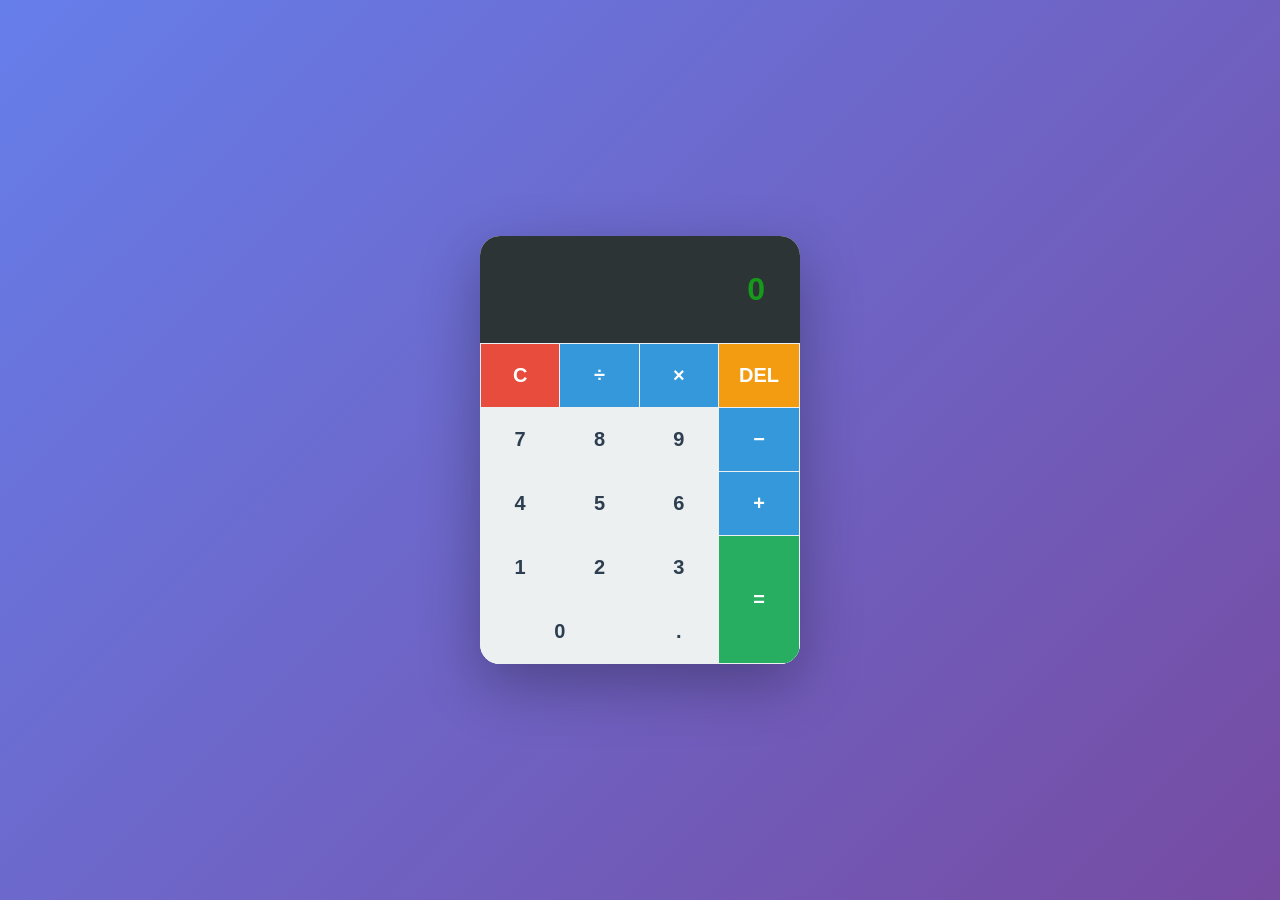
<file: Custom-Agents-VS-Code/calculator/index.html>
<!DOCTYPE html>
<html lang="en">
<head>
    <meta charset="UTF-8">
    <meta name="viewport" content="width=device-width, initial-scale=1.0">
    <title>Simple Calculator</title>
    <link rel="stylesheet" href="style.css">
</head>
<body>
    <div class="container">
        <div class="calculator">
            <div class="display">
                <input type="text" id="display" placeholder="0" readonly>
            </div>
            <div class="buttons">
                <button class="btn btn-clear">C</button>
                <button class="btn btn-operator">÷</button>
                <button class="btn btn-operator">×</button>
                <button class="btn btn-delete">DEL</button>

                <button class="btn">7</button>
                <button class="btn">8</button>
                <button class="btn">9</button>
                <button class="btn btn-operator">−</button>

                <button class="btn">4</button>
                <button class="btn">5</button>
                <button class="btn">6</button>
                <button class="btn btn-operator">+</button>

                <button class="btn">1</button>
                <button class="btn">2</button>
                <button class="btn">3</button>
                <button class="btn btn-equals" style="grid-row: span 2;">=</button>

                <button class="btn" style="grid-column: span 2;">0</button>
                <button class="btn">.</button>
            </div>
        </div>
    </div>

    <script src="script.js"></script>
</body>
</html>
</file>
<file: Custom-Agents-VS-Code/calculator/style.css>
* {
    margin: 0;
    padding: 0;
    box-sizing: border-box;
}

body {
    display: flex;
    justify-content: center;
    align-items: center;
    min-height: 100vh;
    background: linear-gradient(135deg, #667eea 0%, #764ba2 100%);
    font-family: 'Segoe UI', Tahoma, Geneva, Verdana, sans-serif;
}

.container {
    padding: 20px;
}

.calculator {
    background: white;
    border-radius: 20px;
    box-shadow: 0 20px 60px rgba(0, 0, 0, 0.3);
    overflow: hidden;
    width: 320px;
}

.display {
    background: #2d3436;
    padding: 20px;
    text-align: right;
}

#display {
    width: 100%;
    padding: 15px;
    border: none;
    background: #2d3436;
    color: #00ff00;
    font-size: 32px;
    font-weight: bold;
    text-align: right;
    border-radius: 8px;
}

#display::placeholder {
    color: #00ff00;
    opacity: 0.5;
}

.buttons {
    display: grid;
    grid-template-columns: repeat(4, 1fr);
    gap: 1px;
    background: #ecf0f1;
    padding: 1px;
}

.btn {
    padding: 20px;
    border: none;
    background: #ecf0f1;
    font-size: 20px;
    font-weight: 600;
    cursor: pointer;
    transition: all 0.2s ease;
    color: #2c3e50;
}

.btn:active {
    transform: scale(0.95);
}

.btn:hover {
    background: #d5dbdb;
}

.btn-clear {
    background: #e74c3c;
    color: white;
    font-weight: bold;
}

.btn-clear:hover {
    background: #c0392b;
}

.btn-delete {
    background: #f39c12;
    color: white;
    font-weight: bold;
}

.btn-delete:hover {
    background: #e67e22;
}

.btn-operator {
    background: #3498db;
    color: white;
    font-weight: bold;
}

.btn-operator:hover {
    background: #2980b9;
}

.btn-equals {
    background: #27ae60;
    color: white;
    font-weight: bold;
}

.btn-equals:hover {
    background: #229954;
}
</file>
